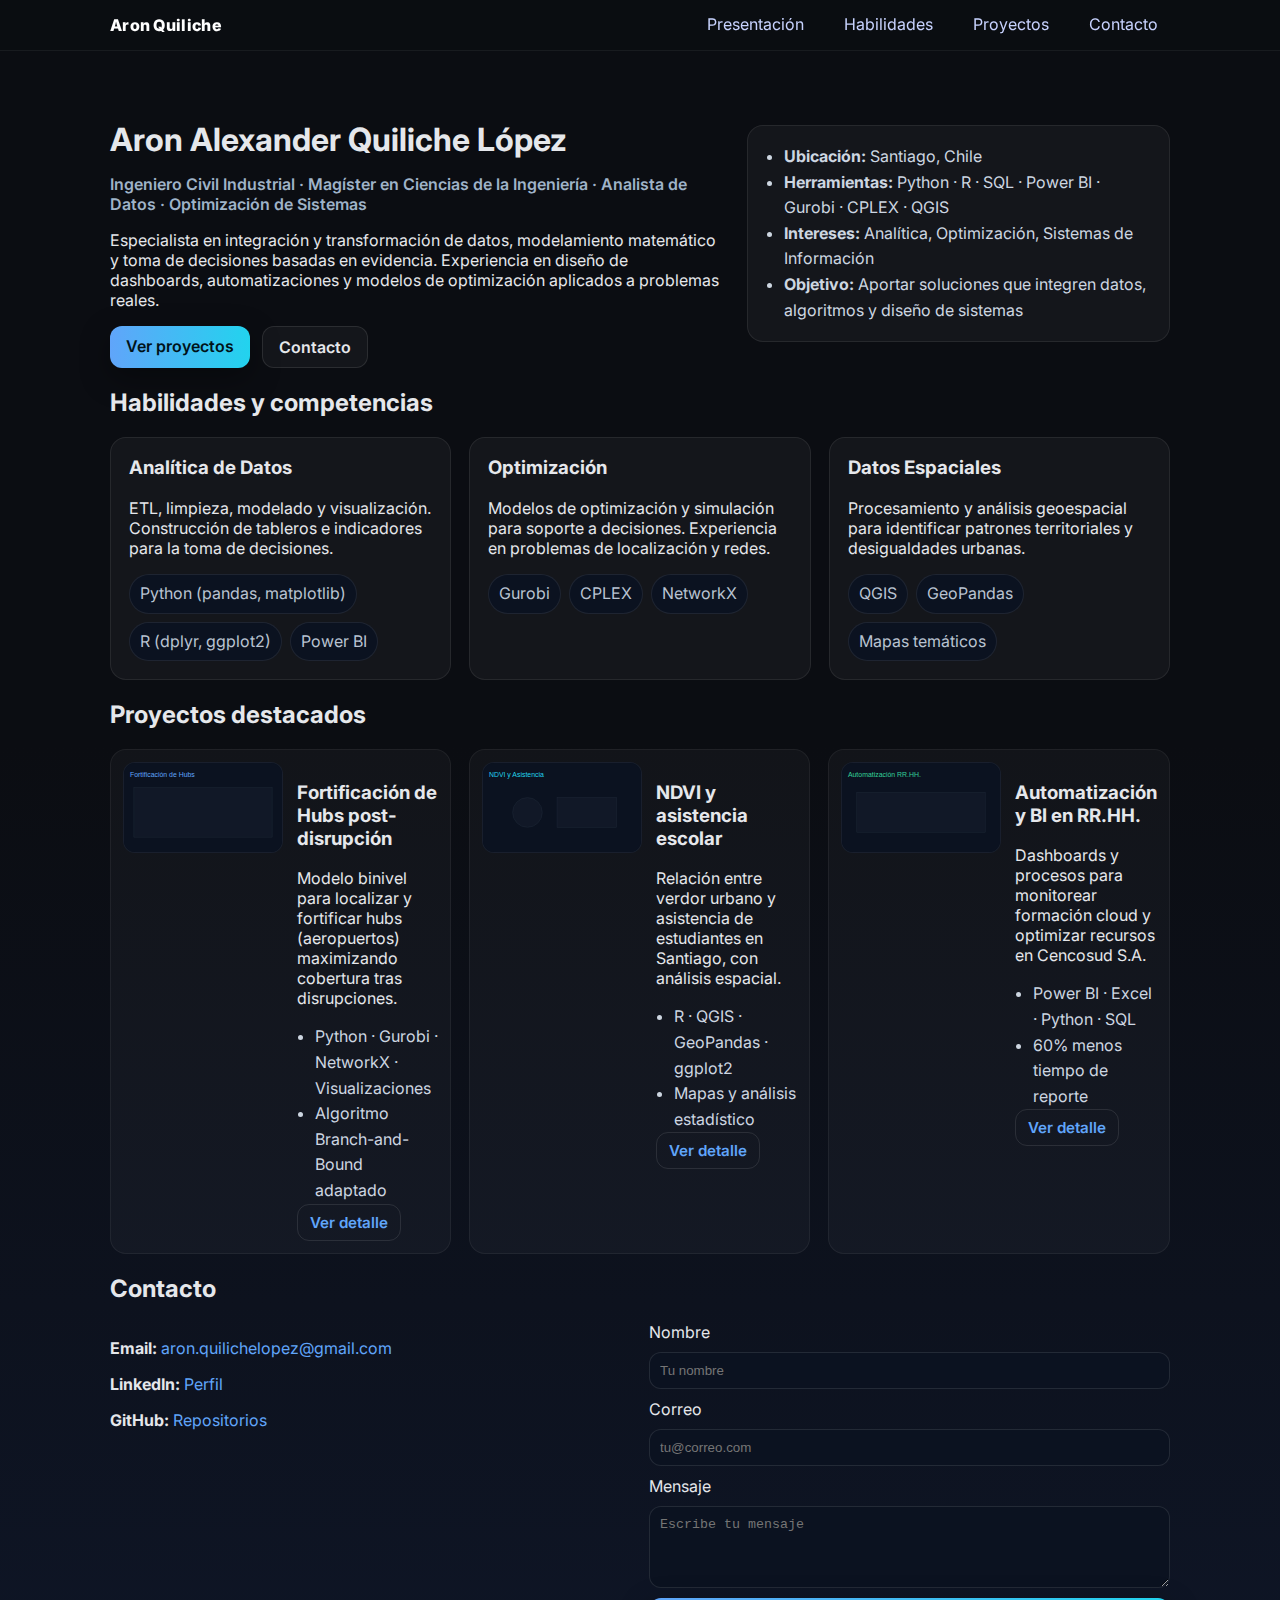
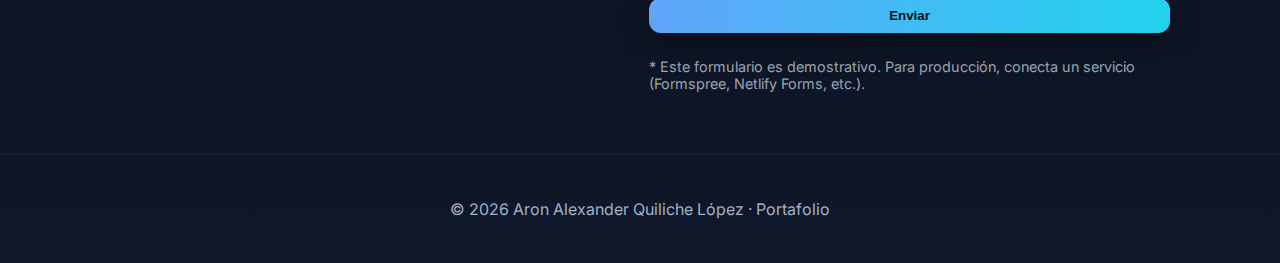
<file: portfolio/index.html>
<!doctype html>
<html lang="es">
<head>
  <meta charset="utf-8">
  <meta name="viewport" content="width=device-width, initial-scale=1">
  <title>Portafolio | Aron Alexander Quiliche López</title>
  <meta name="description" content="Portafolio profesional de Aron Alexander Quiliche López: Analista de Datos y Optimización de Sistemas.">
  <link rel="stylesheet" href="assets/css/style.css">
  <link rel="preconnect" href="https://fonts.googleapis.com">
  <link rel="preconnect" href="https://fonts.gstatic.com" crossorigin>
  <link href="https://fonts.googleapis.com/css2?family=Inter:wght@300;400;600;800&display=swap" rel="stylesheet">
</head>
<body>
  <header class="site-header">
    <nav class="nav">
      <a class="brand" href="index.html">Aron Quiliche</a>
      <button id="navToggle" class="nav-toggle" aria-label="Abrir menú">☰</button>
      <ul id="navMenu" class="nav-menu">
        <li><a href="#presentacion">Presentación</a></li>
        <li><a href="#habilidades">Habilidades</a></li>
        <li><a href="projects.html">Proyectos</a></li>
        <li><a href="#contacto">Contacto</a></li>
      </ul>
    </nav>
  </header>

  <main class="container">
    <section class="hero" id="presentacion">
      <div class="hero-text">
        <h1>Aron Alexander Quiliche López</h1>
        <p class="subtitle">Ingeniero Civil Industrial · Magíster en Ciencias de la Ingeniería · Analista de Datos · Optimización de Sistemas</p>
        <p>Especialista en integración y transformación de datos, modelamiento matemático y toma de decisiones basadas en evidencia. Experiencia en diseño de dashboards, automatizaciones y modelos de optimización aplicados a problemas reales.</p>
        <div class="cta">
          <a class="btn primary" href="projects.html">Ver proyectos</a>
          <a class="btn ghost" href="#contacto">Contacto</a>
        </div>
      </div>
      <div class="hero-card">
        <ul class="quickfacts">
          <li><strong>Ubicación:</strong> Santiago, Chile</li>
          <li><strong>Herramientas:</strong> Python · R · SQL · Power BI · Gurobi · CPLEX · QGIS</li>
          <li><strong>Intereses:</strong> Analítica, Optimización, Sistemas de Información</li>
          <li><strong>Objetivo:</strong> Aportar soluciones que integren datos, algoritmos y diseño de sistemas</li>
        </ul>
      </div>
    </section>

    <section id="habilidades">
      <h2>Habilidades y competencias</h2>
      <div class="grid three">
        <div class="card">
          <h3>Analítica de Datos</h3>
          <p>ETL, limpieza, modelado y visualización. Construcción de tableros e indicadores para la toma de decisiones.</p>
          <ul class="tags">
            <li>Python (pandas, matplotlib)</li>
            <li>R (dplyr, ggplot2)</li>
            <li>Power BI</li>
          </ul>
        </div>
        <div class="card">
          <h3>Optimización</h3>
          <p>Modelos de optimización y simulación para soporte a decisiones. Experiencia en problemas de localización y redes.</p>
          <ul class="tags">
            <li>Gurobi</li>
            <li>CPLEX</li>
            <li>NetworkX</li>
          </ul>
        </div>
        <div class="card">
          <h3>Datos Espaciales</h3>
          <p>Procesamiento y análisis geoespacial para identificar patrones territoriales y desigualdades urbanas.</p>
          <ul class="tags">
            <li>QGIS</li>
            <li>GeoPandas</li>
            <li>Mapas temáticos</li>
          </ul>
        </div>
      </div>
    </section>

    <section class="featured">
      <h2>Proyectos destacados</h2>
      <div class="grid three">
        <article class="project">
          <img src="assets/img/placeholder_1.svg" alt="Miniatura del proyecto de fortificación de hubs">
          <div class="project-body">
            <h3>Fortificación de Hubs post-disrupción</h3>
            <p>Modelo binivel para localizar y fortificar hubs (aeropuertos) maximizando cobertura tras disrupciones.</p>
            <ul class="bullets">
              <li>Python · Gurobi · NetworkX · Visualizaciones</li>
              <li>Algoritmo Branch-and-Bound adaptado</li>
            </ul>
            <a class="btn small" href="projects.html#proj-hubs">Ver detalle</a>
          </div>
        </article>
        <article class="project">
          <img src="assets/img/placeholder_2.svg" alt="Miniatura del proyecto NDVI y asistencia escolar">
          <div class="project-body">
            <h3>NDVI y asistencia escolar</h3>
            <p>Relación entre verdor urbano y asistencia de estudiantes en Santiago, con análisis espacial.</p>
            <ul class="bullets">
              <li>R · QGIS · GeoPandas · ggplot2</li>
              <li>Mapas y análisis estadístico</li>
            </ul>
            <a class="btn small" href="projects.html#proj-ndvi">Ver detalle</a>
          </div>
        </article>
        <article class="project">
          <img src="assets/img/placeholder_3.svg" alt="Miniatura del proyecto de automatización en RR.HH.">
          <div class="project-body">
            <h3>Automatización y BI en RR.HH.</h3>
            <p>Dashboards y procesos para monitorear formación cloud y optimizar recursos en Cencosud S.A.</p>
            <ul class="bullets">
              <li>Power BI · Excel · Python · SQL</li>
              <li>60% menos tiempo de reporte</li>
            </ul>
            <a class="btn small" href="projects.html#proj-rrhh">Ver detalle</a>
          </div>
        </article>
      </div>
    </section>

    <section id="contacto" class="contact">
      <h2>Contacto</h2>
      <div class="contact-grid">
        <div>
          <p><strong>Email:</strong> <a href="mailto:aron.quilichelopez@gmail.com">aron.quilichelopez@gmail.com</a></p>
          <p><strong>LinkedIn:</strong> <a href="https://www.linkedin.com/in/aron-alexander-quiliche-lopez-ab2310204" target="_blank" rel="noopener">Perfil</a></p>
          <p><strong>GitHub:</strong> <a href="https://github.com/" target="_blank" rel="noopener">Repositorios</a></p>
        </div>
        <form class="msg" onsubmit="event.preventDefault(); alert('Gracias, tu mensaje fue simulado en este demo.');">
          <label for="name">Nombre</label>
          <input id="name" type="text" placeholder="Tu nombre" required>
          <label for="email">Correo</label>
          <input id="email" type="email" placeholder="tu@correo.com" required>
          <label for="message">Mensaje</label>
          <textarea id="message" rows="4" placeholder="Escribe tu mensaje"></textarea>
          <button class="btn primary" type="submit">Enviar</button>
          <p class="help">* Este formulario es demostrativo. Para producción, conecta un servicio (Formspree, Netlify Forms, etc.).</p>
        </form>
      </div>
    </section>
  </main>

  <footer class="site-footer">
    <p>© <span id="y"></span> Aron Alexander Quiliche López · Portafolio</p>
  </footer>

  <script>
    // Año dinámico y nav responsive
    document.getElementById('y').textContent = new Date().getFullYear();
    const navToggle = document.getElementById('navToggle');
    const navMenu = document.getElementById('navMenu');
    navToggle.addEventListener('click', () => navMenu.classList.toggle('open'));
  </script>
</body>
</html>
</file>
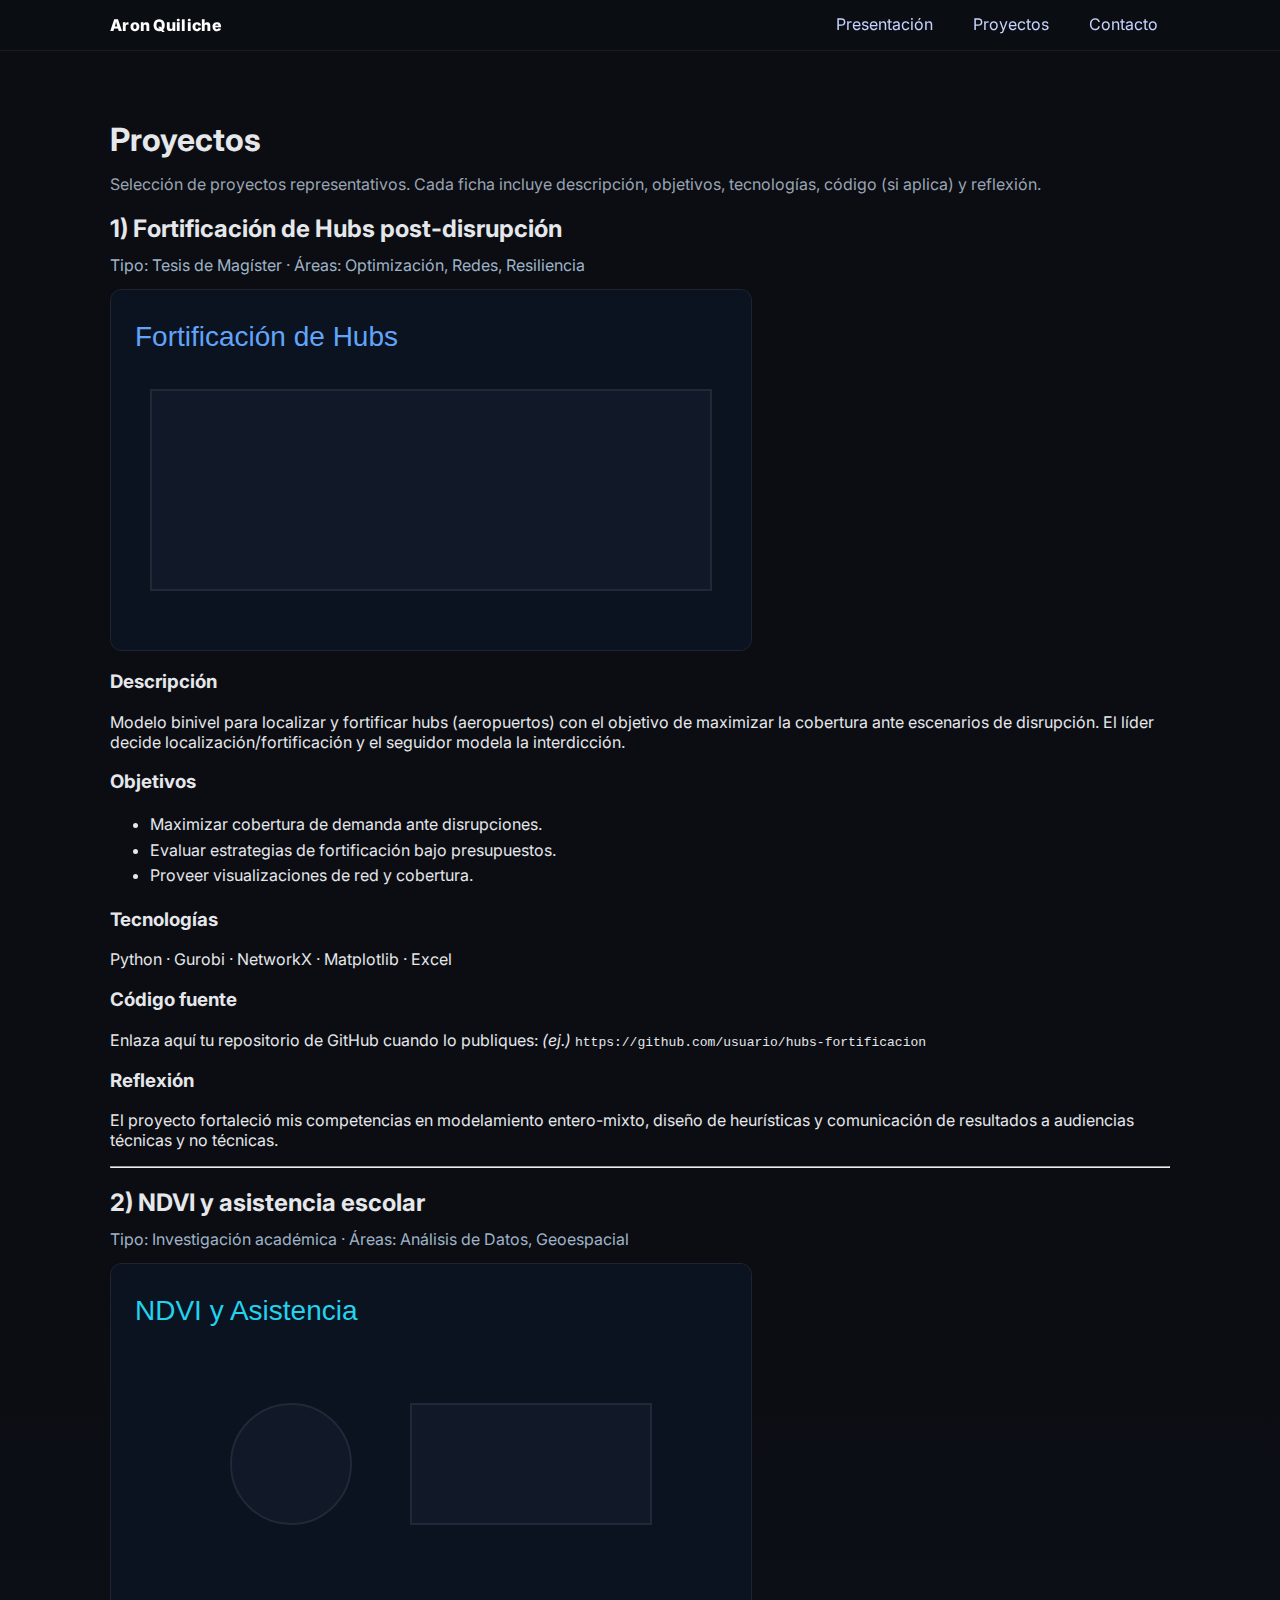
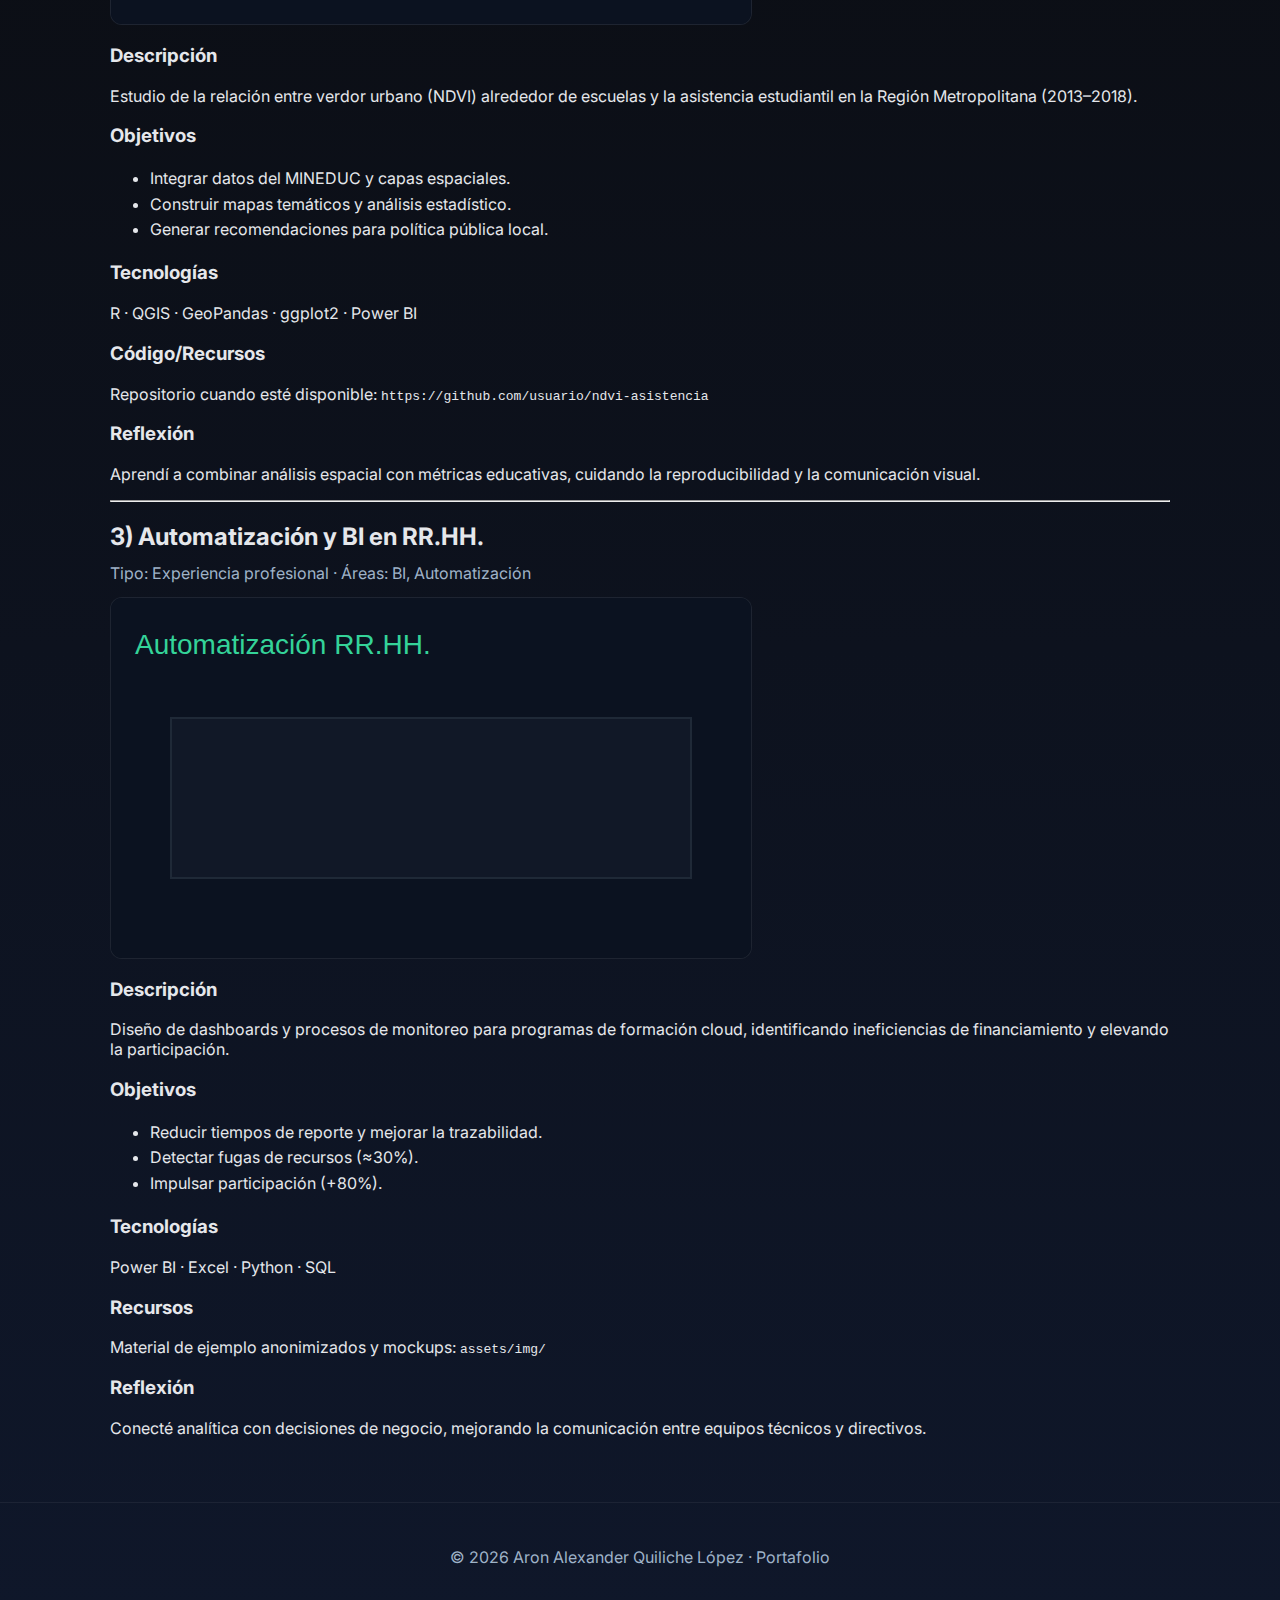
<file: portfolio/projects.html>
<!doctype html>
<html lang="es">
<head>
  <meta charset="utf-8">
  <meta name="viewport" content="width=device-width, initial-scale=1">
  <title>Proyectos | Aron Quiliche</title>
  <meta name="description" content="Portafolio de proyectos de Aron Alexander Quiliche López.">
  <link rel="stylesheet" href="assets/css/style.css">
  <link rel="preconnect" href="https://fonts.googleapis.com">
  <link rel="preconnect" href="https://fonts.gstatic.com" crossorigin>
  <link href="https://fonts.googleapis.com/css2?family=Inter:wght@300;400;600;800&display=swap" rel="stylesheet">
</head>
<body>
  <header class="site-header">
    <nav class="nav">
      <a class="brand" href="index.html">Aron Quiliche</a>
      <ul class="nav-menu open">
        <li><a href="index.html#presentacion">Presentación</a></li>
        <li><a href="projects.html">Proyectos</a></li>
        <li><a href="index.html#contacto">Contacto</a></li>
      </ul>
    </nav>
  </header>

  <main class="container">
    <section>
      <h1>Proyectos</h1>
      <p class="subtitle">Selección de proyectos representativos. Cada ficha incluye descripción, objetivos, tecnologías, código (si aplica) y reflexión.</p>
    </section>

    <section id="proj-hubs" class="project-detail">
      <h2>1) Fortificación de Hubs post-disrupción</h2>
      <div class="meta"><span>Tipo:</span> Tesis de Magíster · <span>Áreas:</span> Optimización, Redes, Resiliencia</div>
      <img class="cover" src="assets/img/placeholder_1.svg" alt="Ilustración del modelo de hubs">
      <h3>Descripción</h3>
      <p>Modelo binivel para localizar y fortificar hubs (aeropuertos) con el objetivo de maximizar la cobertura ante escenarios de disrupción. El líder decide localización/fortificación y el seguidor modela la interdicción.</p>
      <h3>Objetivos</h3>
      <ul>
        <li>Maximizar cobertura de demanda ante disrupciones.</li>
        <li>Evaluar estrategias de fortificación bajo presupuestos.</li>
        <li>Proveer visualizaciones de red y cobertura.</li>
      </ul>
      <h3>Tecnologías</h3>
      <p>Python · Gurobi · NetworkX · Matplotlib · Excel</p>
      <h3>Código fuente</h3>
      <p>Enlaza aquí tu repositorio de GitHub cuando lo publiques: <em>(ej.)</em> <code>https://github.com/usuario/hubs-fortificacion</code></p>
      <h3>Reflexión</h3>
      <p>El proyecto fortaleció mis competencias en modelamiento entero-mixto, diseño de heurísticas y comunicación de resultados a audiencias técnicas y no técnicas.</p>
    </section>

    <hr>

    <section id="proj-ndvi" class="project-detail">
      <h2>2) NDVI y asistencia escolar</h2>
      <div class="meta"><span>Tipo:</span> Investigación académica · <span>Áreas:</span> Análisis de Datos, Geoespacial</div>
      <img class="cover" src="assets/img/placeholder_2.svg" alt="Mapa conceptual NDVI-asistencia">
      <h3>Descripción</h3>
      <p>Estudio de la relación entre verdor urbano (NDVI) alrededor de escuelas y la asistencia estudiantil en la Región Metropolitana (2013–2018).</p>
      <h3>Objetivos</h3>
      <ul>
        <li>Integrar datos del MINEDUC y capas espaciales.</li>
        <li>Construir mapas temáticos y análisis estadístico.</li>
        <li>Generar recomendaciones para política pública local.</li>
      </ul>
      <h3>Tecnologías</h3>
      <p>R · QGIS · GeoPandas · ggplot2 · Power BI</p>
      <h3>Código/Recursos</h3>
      <p>Repositorio cuando esté disponible: <code>https://github.com/usuario/ndvi-asistencia</code></p>
      <h3>Reflexión</h3>
      <p>Aprendí a combinar análisis espacial con métricas educativas, cuidando la reproducibilidad y la comunicación visual.</p>
    </section>

    <hr>

    <section id="proj-rrhh" class="project-detail">
      <h2>3) Automatización y BI en RR.HH.</h2>
      <div class="meta"><span>Tipo:</span> Experiencia profesional · <span>Áreas:</span> BI, Automatización</div>
      <img class="cover" src="assets/img/placeholder_3.svg" alt="Dashboard de RR.HH.">
      <h3>Descripción</h3>
      <p>Diseño de dashboards y procesos de monitoreo para programas de formación cloud, identificando ineficiencias de financiamiento y elevando la participación.</p>
      <h3>Objetivos</h3>
      <ul>
        <li>Reducir tiempos de reporte y mejorar la trazabilidad.</li>
        <li>Detectar fugas de recursos (≈30%).</li>
        <li>Impulsar participación (+80%).</li>
      </ul>
      <h3>Tecnologías</h3>
      <p>Power BI · Excel · Python · SQL</p>
      <h3>Recursos</h3>
      <p>Material de ejemplo anonimizados y mockups: <code>assets/img/</code></p>
      <h3>Reflexión</h3>
      <p>Conecté analítica con decisiones de negocio, mejorando la comunicación entre equipos técnicos y directivos.</p>
    </section>
  </main>

  <footer class="site-footer">
    <p>© <span id="y"></span> Aron Alexander Quiliche López · Portafolio</p>
  </footer>

  <script>
    document.getElementById('y').textContent = new Date().getFullYear();
  </script>
</body>
</html>
</file>
<file: portfolio/assets/css/style.css>
/* ====== Estilos base ====== */
:root{
  --bg:#0b0d12;
  --panel:#111827;
  --muted:#9aa4b2;
  --text:#e5e7eb;
  --brand:#60a5fa;
  --brand-2:#22d3ee;
  --ok:#34d399;
  --warn:#f59e0b;
  --radius:16px;
  --shadow: 0 10px 30px rgba(0,0,0,.35);
}
*{box-sizing:border-box}
html,body{margin:0;padding:0;font-family:Inter,system-ui,-apple-system,Segoe UI,Roboto,Ubuntu,Cantarell,Noto Sans,sans-serif;background:linear-gradient(180deg,#0b0d12,#0b0d12 40%,#0f172a);color:var(--text)}
img{max-width:100%;display:block}
a{color:var(--brand);text-decoration:none}
a:hover{opacity:.9}
.container{max-width:1100px;margin:0 auto;padding:48px 20px}
.subtitle{color:var(--muted);margin-top:-6px}

/* ====== Cabecera y navegación ====== */
.site-header{position:sticky;top:0;background:rgba(11,13,18,.75);backdrop-filter:blur(10px);z-index:100;border-bottom:1px solid rgba(255,255,255,.06)}
.nav{display:flex;align-items:center;justify-content:space-between;gap:16px;max-width:1100px;margin:0 auto;padding:12px 20px}
.brand{font-weight:800;color:#fff;letter-spacing:.3px}
.nav-menu{display:flex;gap:16px;list-style:none;margin:0;padding:0}
.nav-menu a{color:#c7d2fe;padding:8px 12px;border-radius:10px}
.nav-menu a:hover{background:rgba(99,102,241,.1)}
.nav-toggle{display:none;background:none;border:none;color:#fff;font-size:22px}

/* ====== Hero ====== */
.hero{display:grid;grid-template-columns:1.3fr .9fr;gap:26px;align-items:center}
.hero .subtitle{font-weight:600;color:#9fb3c8}
.hero .cta{display:flex;gap:12px;margin-top:14px}
.btn{display:inline-block;padding:10px 16px;border-radius:12px;font-weight:600;border:1px solid rgba(255,255,255,.1)}
.btn.primary{background:linear-gradient(90deg,var(--brand),var(--brand-2));color:#00131a;border:none;box-shadow:var(--shadow)}
.btn.ghost{color:var(--text);background:rgba(255,255,255,.04)}
.btn.small{padding:8px 12px;font-size:.95rem}
.hero-card{background:rgba(255,255,255,.04);border:1px solid rgba(255,255,255,.08);border-radius:var(--radius);padding:18px}
.quickfacts{margin:0;padding-left:18px;color:#cdd6e1}

/* ====== Grids y tarjetas ====== */
.grid.three{display:grid;grid-template-columns:repeat(3,1fr);gap:18px}
.card{background:rgba(255,255,255,.04);border:1px solid rgba(255,255,255,.08);border-radius:var(--radius);padding:18px}
.card h3{margin-top:0}
.tags{display:flex;flex-wrap:wrap;gap:8px;list-style:none;margin:8px 0 0;padding:0}
.tags li{background:#0b1220;border:1px solid rgba(255,255,255,.08);padding:6px 10px;border-radius:999px;color:#b9c3d1}

.featured .project{display:grid;grid-template-columns:160px 1fr;gap:14px;background:rgba(255,255,255,.03);border:1px solid rgba(255,255,255,.06);border-radius:var(--radius);padding:12px}
.project .bullets{margin:0;padding-left:18px;color:#cdd6e1}
.project img{background:#0b1220;border-radius:12px;border:1px solid rgba(255,255,255,.06)}

/* ====== Proyectos (detalle) ====== */
.project-detail .meta{color:#9fb3c8;margin-top:-8px}
.project-detail .cover{margin:14px 0;border-radius:12px;border:1px solid rgba(255,255,255,.08);background:#0b1220}
.bullets, ul{line-height:1.6}

/* ====== Contacto ====== */
.contact-grid{display:grid;grid-template-columns:1fr 1fr;gap:18px}
.msg{display:grid;gap:10px}
.msg input,.msg textarea{background:#0b1220;color:#e5e7eb;border:1px solid rgba(255,255,255,.1);border-radius:12px;padding:10px}
.help{color:var(--muted);font-size:.9rem}

/* ====== Footer ====== */
.site-footer{border-top:1px solid rgba(255,255,255,.06);text-align:center;padding:28px 0;color:#9fb3c8}

/* ====== Responsive ====== */
@media (max-width: 900px){
  .hero{grid-template-columns:1fr}
  .grid.three{grid-template-columns:1fr}
  .contact-grid{grid-template-columns:1fr}
  .nav-toggle{display:block}
  .nav-menu{display:none}
  .nav-menu.open{display:flex;flex-direction:column;gap:8px;position:absolute;top:56px;right:10px;background:#0b1220;padding:12px 10px;border-radius:12px;border:1px solid rgba(255,255,255,.08)}
}
</file>
